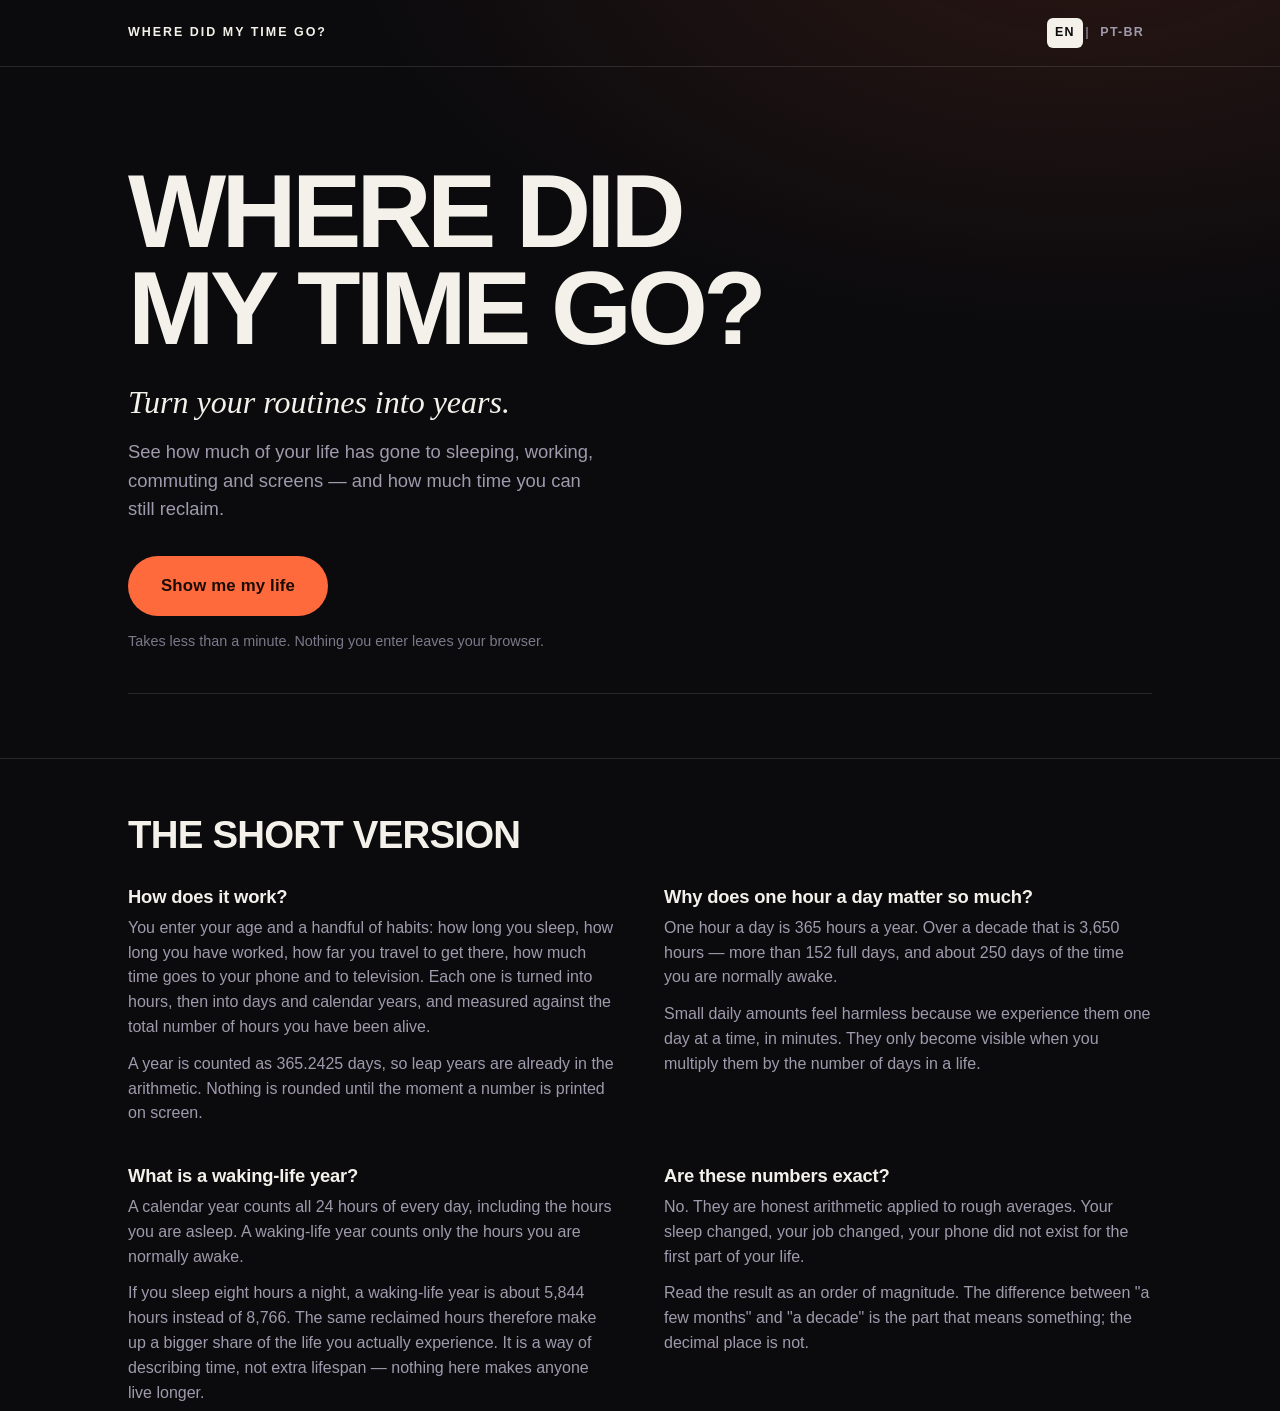
<file: index.html>
<!DOCTYPE html>
<html lang="en" data-page="root">
<head>
<meta charset="utf-8">
<meta name="viewport" content="width=device-width, initial-scale=1">
<title>Where Did My Time Go? — Para Onde Foi Meu Tempo?</title>
<meta name="description" content="Turn sleep, work, commuting and screen time into years. Transforme sono, trabalho, deslocamento e tempo de tela em anos.">
<meta name="theme-color" content="#0b0b0e">

<link rel="canonical" href="https://wdmtg.site/">
<link rel="alternate" hreflang="en" href="https://wdmtg.site/en/">
<link rel="alternate" hreflang="pt-BR" href="https://wdmtg.site/pt-br/">
<link rel="alternate" hreflang="x-default" href="https://wdmtg.site/">

<meta property="og:type" content="website">
<meta property="og:url" content="https://wdmtg.site/">
<meta property="og:title" content="Where Did My Time Go?">
<meta property="og:description" content="Turn your routines into years.">

<link rel="stylesheet" href="./assets/styles.css">
<link rel="icon" href="data:image/svg+xml,%3Csvg xmlns='http://www.w3.org/2000/svg' viewBox='0 0 100 100'%3E%3Crect width='100' height='100' rx='22' fill='%230b0b0e'/%3E%3Ccircle cx='50' cy='50' r='30' fill='none' stroke='%23ff6a3d' stroke-width='7'/%3E%3Cpath d='M50 30v22l14 9' stroke='%23f4f1ea' stroke-width='7' fill='none' stroke-linecap='round'/%3E%3C/svg%3E">

<!-- Google AdSense -->
<script async src="https://pagead2.googlesyndication.com/pagead/js/adsbygoogle.js?client=ca-pub-9468948964012627"
     crossorigin="anonymous"></script>

<script defer src="./assets/language.js"></script>
</head>

<body>
<main class="redirect-page">
  <div>
    <h1 class="redirect-title">Where did my time go?</h1>
    <p class="redirect-status" id="redirect-status" role="status" aria-live="polite">
      Choosing your language… / Escolhendo seu idioma…
    </p>
    <nav class="redirect-links" aria-label="Language / Idioma">
      <a class="btn btn-ghost" href="./en/" hreflang="en" lang="en">English</a>
      <a class="btn btn-ghost" href="./pt-br/" hreflang="pt-BR" lang="pt-BR">Português do Brasil</a>
    </nav>
    <noscript>
      <p class="redirect-status">Pick a language above. / Escolha um idioma acima.</p>
    </noscript>
  </div>
</main>
</body>
</html>
</file>
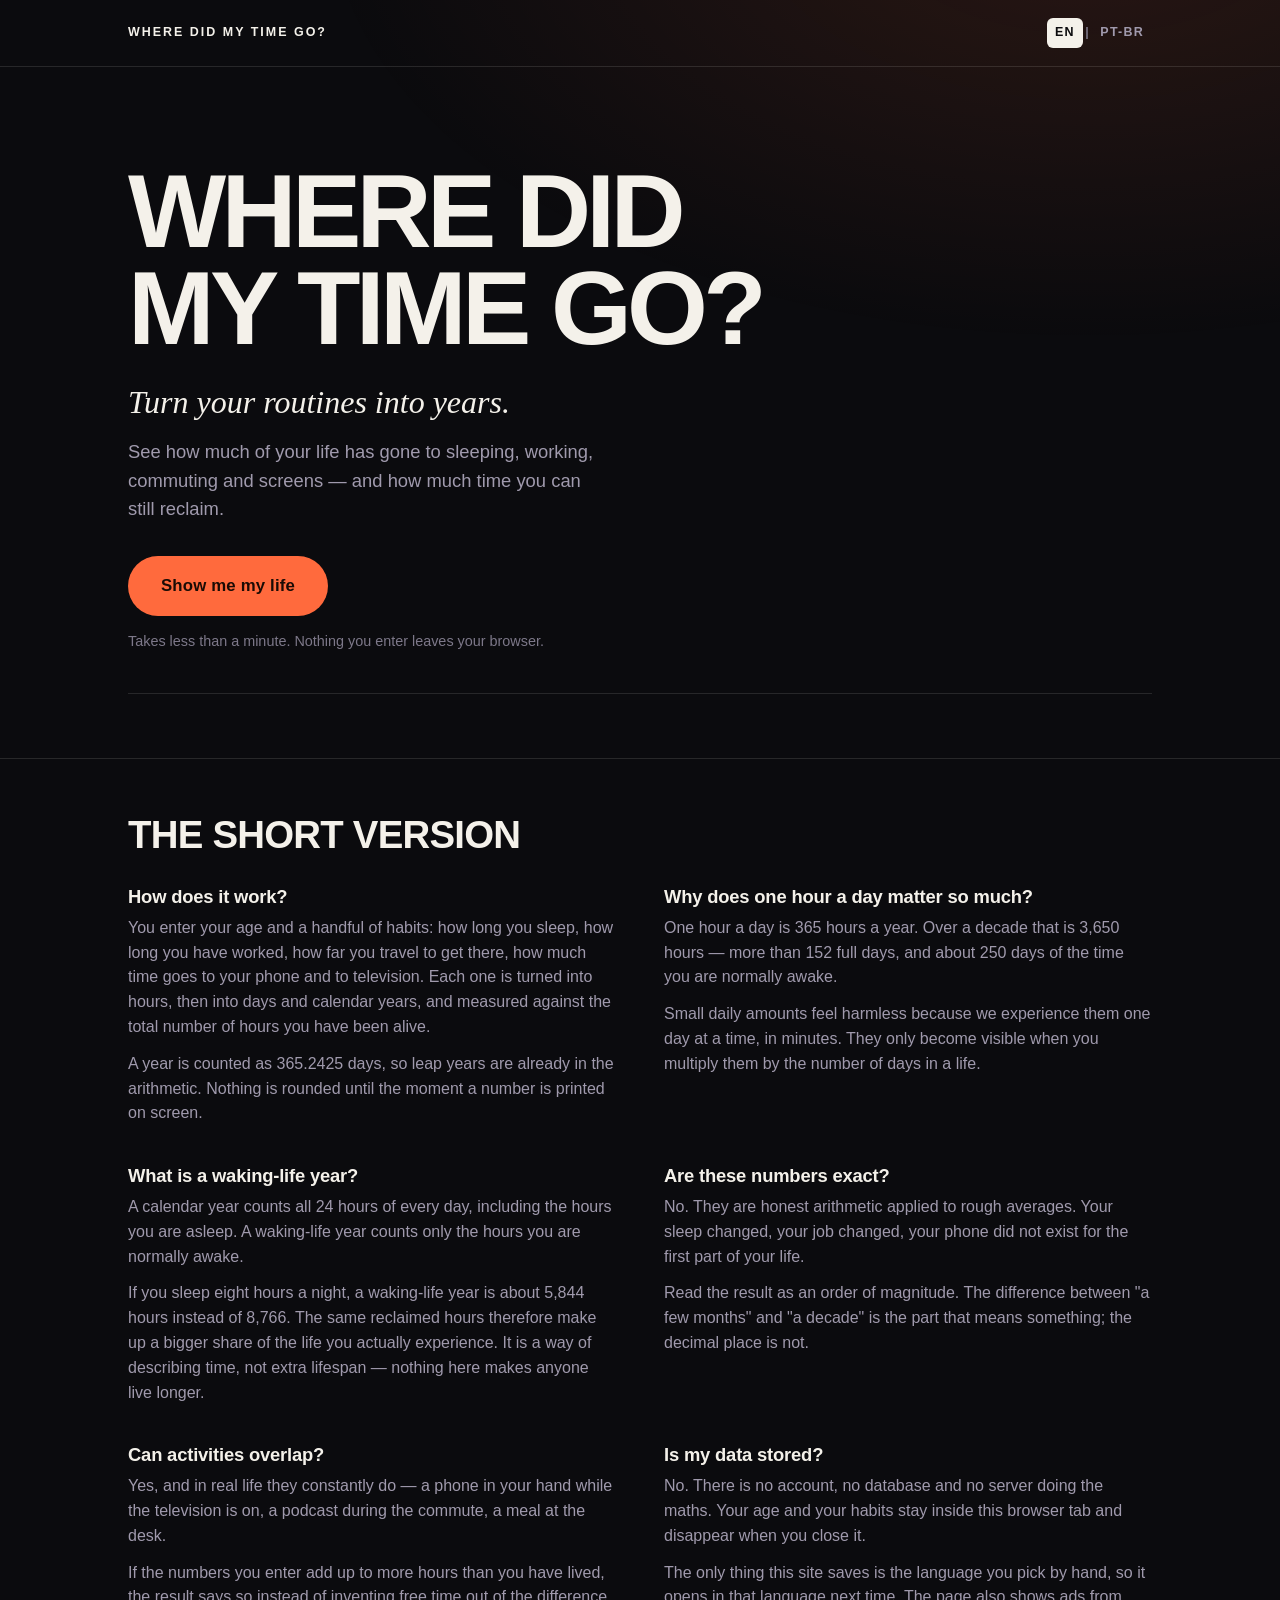
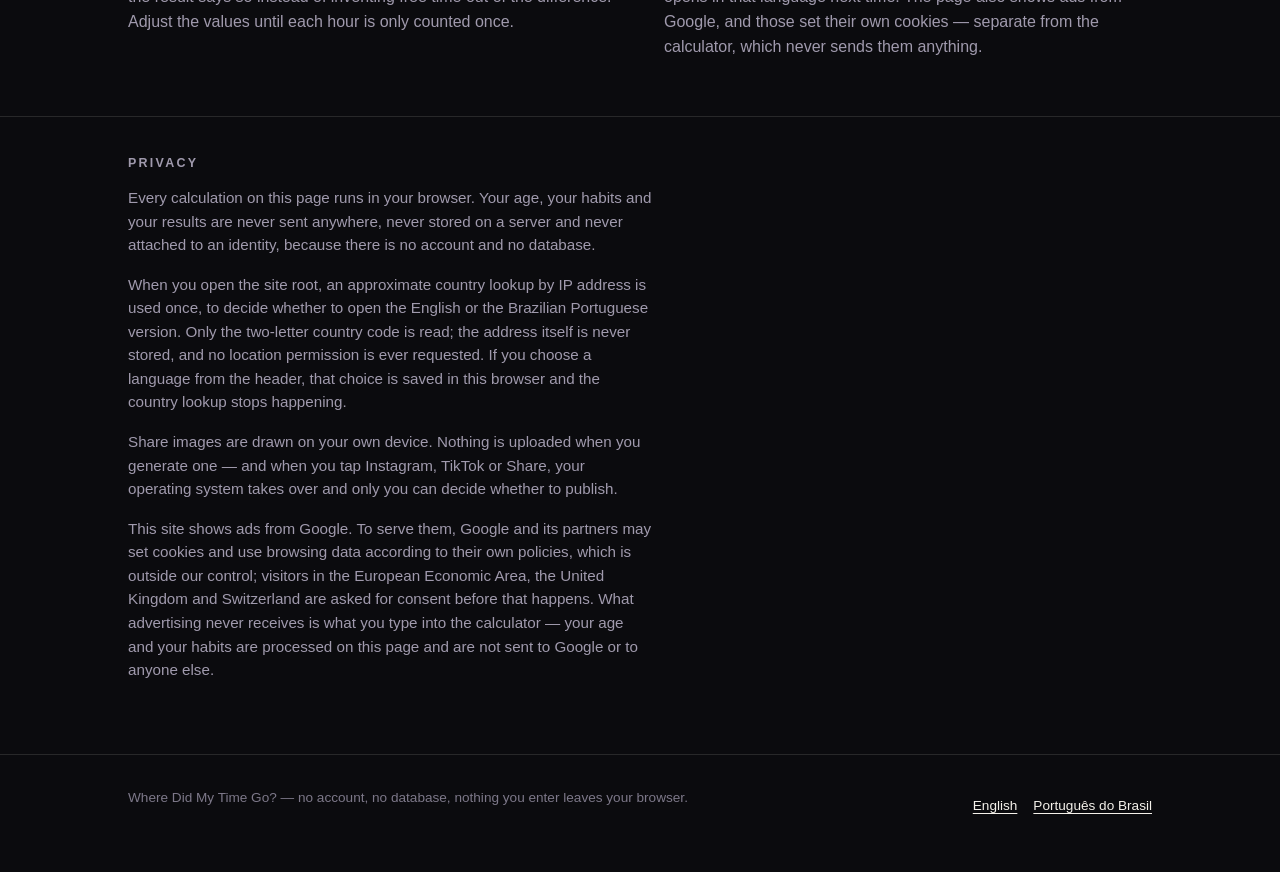
<file: en/index.html>
<!DOCTYPE html>
<html lang="en" data-page="app">
<head>
<meta charset="utf-8">
<meta name="viewport" content="width=device-width, initial-scale=1">
<title>Where Did My Time Go? — See Your Life in Years</title>
<meta name="description" content="Turn sleep, work, commuting and screen time into years. See where your time went — and how much you could still reclaim.">
<meta name="theme-color" content="#0b0b0e">
<meta name="robots" content="index, follow">

<link rel="canonical" href="https://wdmtg.site/en/">
<link rel="alternate" hreflang="en" href="https://wdmtg.site/en/">
<link rel="alternate" hreflang="pt-BR" href="https://wdmtg.site/pt-br/">
<link rel="alternate" hreflang="x-default" href="https://wdmtg.site/">

<meta property="og:type" content="website">
<meta property="og:site_name" content="Where Did My Time Go?">
<meta property="og:locale" content="en_US">
<meta property="og:locale:alternate" content="pt_BR">
<meta property="og:url" content="https://wdmtg.site/en/">
<meta property="og:title" content="Where Did My Time Go? — See Your Life in Years">
<meta property="og:description" content="Turn sleep, work, commuting and screen time into years. See where your time went — and how much you could still reclaim.">

<meta name="twitter:card" content="summary">
<meta name="twitter:title" content="Where Did My Time Go? — See Your Life in Years">
<meta name="twitter:description" content="Turn sleep, work, commuting and screen time into years. See where your time went — and how much you could still reclaim.">

<link rel="stylesheet" href="../assets/styles.css">
<link rel="icon" href="data:image/svg+xml,%3Csvg xmlns='http://www.w3.org/2000/svg' viewBox='0 0 100 100'%3E%3Crect width='100' height='100' rx='22' fill='%230b0b0e'/%3E%3Ccircle cx='50' cy='50' r='30' fill='none' stroke='%23ff6a3d' stroke-width='7'/%3E%3Cpath d='M50 30v22l14 9' stroke='%23f4f1ea' stroke-width='7' fill='none' stroke-linecap='round'/%3E%3C/svg%3E">

<!-- Google AdSense -->
<script async src="https://pagead2.googlesyndication.com/pagead/js/adsbygoogle.js?client=ca-pub-9468948964012627"
     crossorigin="anonymous"></script>

<script defer src="../assets/language.js"></script>
<script defer src="../assets/app.js"></script>
<script defer src="../assets/share.js"></script>
</head>

<body>
<a class="skip-link" href="#main">Skip to the calculator</a>

<header class="site-header">
  <div class="wrap">
    <a class="brand" href="../">Where Did My Time Go?</a>
    <nav class="lang-switch" aria-label="Language">
      <a href="../en/" data-lang-switch="en" lang="en">EN</a>
      <span class="lang-sep" aria-hidden="true">|</span>
      <a href="../pt-br/" data-lang-switch="pt-BR" lang="pt-BR">PT-BR</a>
    </nav>
  </div>
</header>

<main id="main">

  <section class="hero">
    <div class="wrap">
      <h1 class="hero-title">Where did my time go?</h1>
      <p class="hero-lede">Turn your routines into years.</p>
      <p class="hero-sub">See how much of your life has gone to sleeping, working, commuting and screens — and how much time you can still reclaim.</p>
      <button type="button" class="btn btn-primary btn-lg" id="start-cta">Show me my life</button>
      <p class="hero-helper">Takes less than a minute. Nothing you enter leaves your browser.</p>
      <noscript>
        <p class="hero-helper">This calculator needs JavaScript. Everything below still explains how the numbers work.</p>
      </noscript>
      <hr class="hero-rule">
    </div>
  </section>

  <section class="calculator wrap" id="calculator" aria-label="Time calculator" hidden></section>

  <section class="result" id="result" aria-labelledby="result-title" hidden></section>

  <section class="reclaim" id="reclaim" aria-labelledby="reclaim-title" hidden></section>

  <section class="share" id="share" aria-labelledby="share-title" hidden></section>

  <section class="editorial">
    <div class="wrap">
      <h2>The short version</h2>
      <div class="faq">

        <article>
          <h3>How does it work?</h3>
          <p>You enter your age and a handful of habits: how long you sleep, how long you have worked, how far you travel to get there, how much time goes to your phone and to television. Each one is turned into hours, then into days and calendar years, and measured against the total number of hours you have been alive.</p>
          <p>A year is counted as 365.2425 days, so leap years are already in the arithmetic. Nothing is rounded until the moment a number is printed on screen.</p>
        </article>

        <article>
          <h3>Why does one hour a day matter so much?</h3>
          <p>One hour a day is 365 hours a year. Over a decade that is 3,650 hours — more than 152 full days, and about 250 days of the time you are normally awake.</p>
          <p>Small daily amounts feel harmless because we experience them one day at a time, in minutes. They only become visible when you multiply them by the number of days in a life.</p>
        </article>

        <article>
          <h3>What is a waking-life year?</h3>
          <p>A calendar year counts all 24 hours of every day, including the hours you are asleep. A waking-life year counts only the hours you are normally awake.</p>
          <p>If you sleep eight hours a night, a waking-life year is about 5,844 hours instead of 8,766. The same reclaimed hours therefore make up a bigger share of the life you actually experience. It is a way of describing time, not extra lifespan — nothing here makes anyone live longer.</p>
        </article>

        <article>
          <h3>Are these numbers exact?</h3>
          <p>No. They are honest arithmetic applied to rough averages. Your sleep changed, your job changed, your phone did not exist for the first part of your life.</p>
          <p>Read the result as an order of magnitude. The difference between "a few months" and "a decade" is the part that means something; the decimal place is not.</p>
        </article>

        <article>
          <h3>Can activities overlap?</h3>
          <p>Yes, and in real life they constantly do — a phone in your hand while the television is on, a podcast during the commute, a meal at the desk.</p>
          <p>If the numbers you enter add up to more hours than you have lived, the result says so instead of inventing free time out of the difference. Adjust the values until each hour is only counted once.</p>
        </article>

        <article>
          <h3>Is my data stored?</h3>
          <p>No. There is no account, no database and no server doing the maths. Your age and your habits stay inside this browser tab and disappear when you close it.</p>
          <p>The only thing this site saves is the language you pick by hand, so it opens in that language next time. The page also shows ads from Google, and those set their own cookies — separate from the calculator, which never sends them anything.</p>
        </article>

      </div>
    </div>
  </section>

  <section class="privacy">
    <div class="wrap">
      <h2>Privacy</h2>
      <p>Every calculation on this page runs in your browser. Your age, your habits and your results are never sent anywhere, never stored on a server and never attached to an identity, because there is no account and no database.</p>
      <p>When you open the site root, an approximate country lookup by IP address is used once, to decide whether to open the English or the Brazilian Portuguese version. Only the two-letter country code is read; the address itself is never stored, and no location permission is ever requested. If you choose a language from the header, that choice is saved in this browser and the country lookup stops happening.</p>
      <p>Share images are drawn on your own device. Nothing is uploaded when you generate one — and when you tap Instagram, TikTok or Share, your operating system takes over and only you can decide whether to publish.</p>
      <p>This site shows ads from Google. To serve them, Google and its partners may set cookies and use browsing data according to their own policies, which is outside our control; visitors in the European Economic Area, the United Kingdom and Switzerland are asked for consent before that happens. What advertising never receives is what you type into the calculator — your age and your habits are processed on this page and are not sent to Google or to anyone else.</p>
    </div>
  </section>

</main>

<footer class="site-footer">
  <div class="wrap">
    <p>Where Did My Time Go? — no account, no database, nothing you enter leaves your browser.</p>
    <nav class="footer-langs" aria-label="Language">
      <a href="../en/" data-lang-switch="en" lang="en">English</a>
      <a href="../pt-br/" data-lang-switch="pt-BR" lang="pt-BR">Português do Brasil</a>
    </nav>
  </div>
</footer>

<script type="application/ld+json">
{
  "@context": "https://schema.org",
  "@type": "FAQPage",
  "inLanguage": "en",
  "mainEntity": [
    {
      "@type": "Question",
      "name": "How does it work?",
      "acceptedAnswer": {
        "@type": "Answer",
        "text": "You enter your age and a handful of habits: sleep, work, commuting, phone and television. Each one is turned into hours, then into days and calendar years, and measured against the total hours you have been alive. A year counts as 365.2425 days, so leap years are included."
      }
    },
    {
      "@type": "Question",
      "name": "Why does one hour a day matter so much?",
      "acceptedAnswer": {
        "@type": "Answer",
        "text": "One hour a day is 365 hours a year. Over a decade that is 3,650 hours — more than 152 full days, and about 250 days of the time you are normally awake."
      }
    },
    {
      "@type": "Question",
      "name": "What is a waking-life year?",
      "acceptedAnswer": {
        "@type": "Answer",
        "text": "A calendar year counts all 24 hours of every day. A waking-life year counts only the hours you are normally awake — about 5,844 hours if you sleep eight hours a night. It is a way of describing reclaimed time, not extra lifespan."
      }
    },
    {
      "@type": "Question",
      "name": "Are these numbers exact?",
      "acceptedAnswer": {
        "@type": "Answer",
        "text": "No. They are honest arithmetic applied to rough averages. Read the result as an order of magnitude rather than a precise measurement."
      }
    },
    {
      "@type": "Question",
      "name": "Can activities overlap?",
      "acceptedAnswer": {
        "@type": "Answer",
        "text": "Yes. If the values you enter add up to more hours than you have lived, the result says so instead of inventing free time out of the difference."
      }
    },
    {
      "@type": "Question",
      "name": "Is my data stored?",
      "acceptedAnswer": {
        "@type": "Answer",
        "text": "No. There is no account, no database and no server. Your age and habits stay in the browser tab. The only thing this site saves is the language you choose by hand. The page shows ads from Google, which set their own cookies, separate from the calculator."
      }
    }
  ]
}
</script>

</body>
</html>
</file>
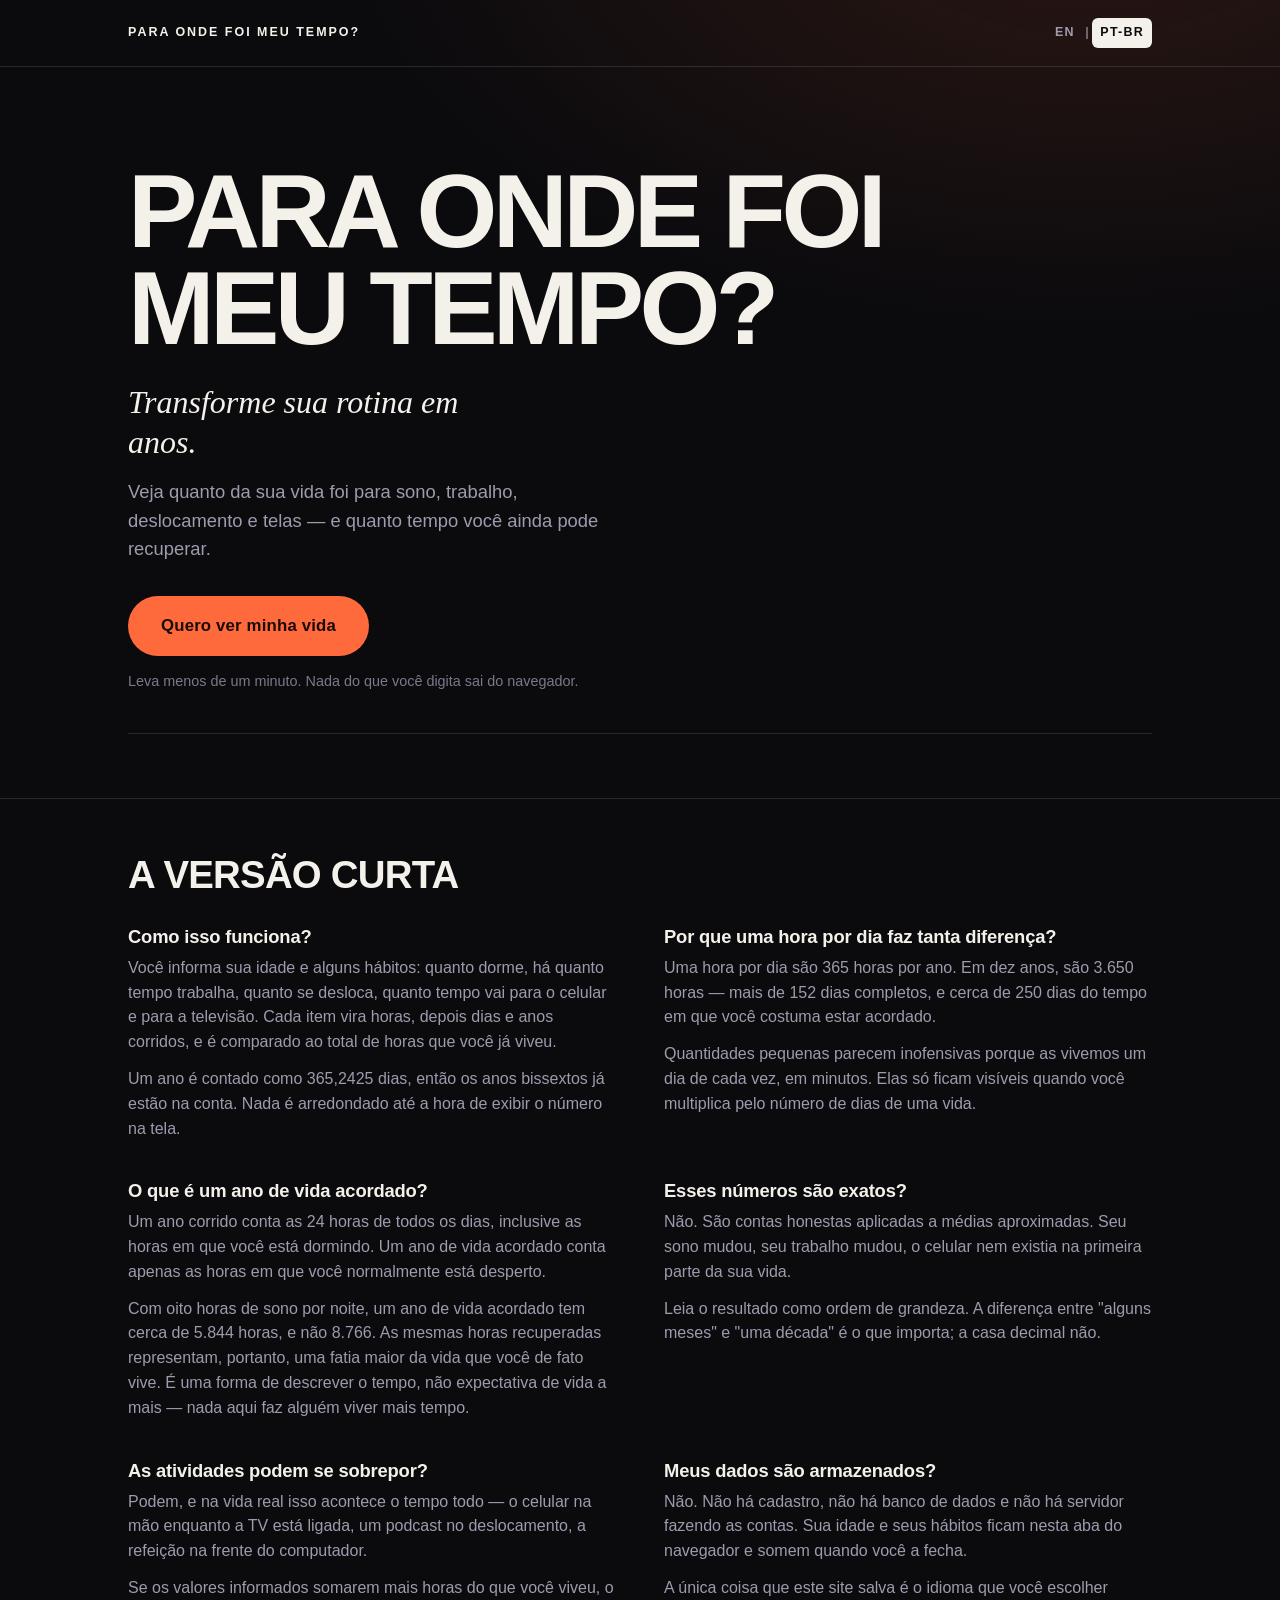
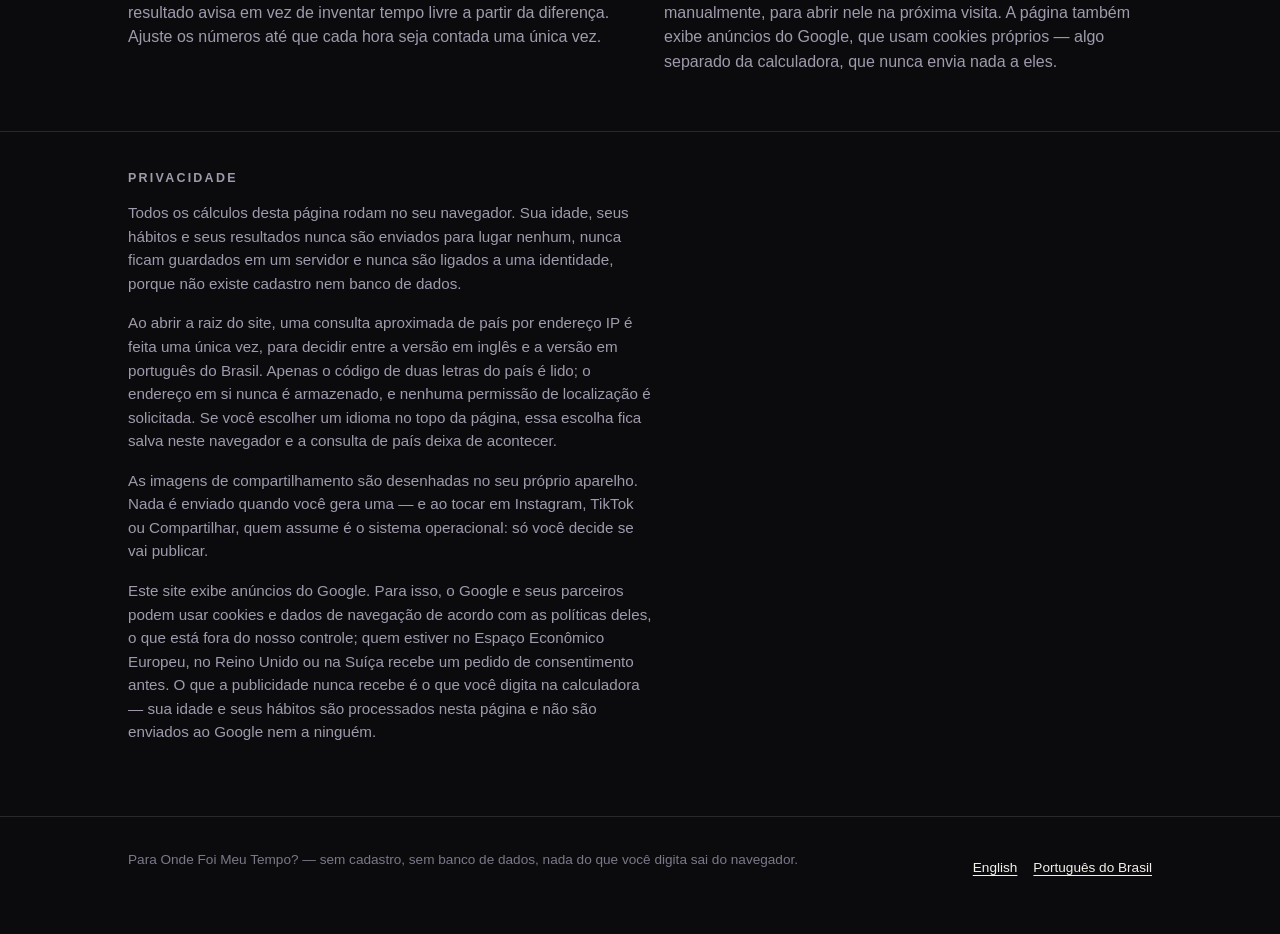
<file: pt-br/index.html>
<!DOCTYPE html>
<html lang="pt-BR" data-page="app">
<head>
<meta charset="utf-8">
<meta name="viewport" content="width=device-width, initial-scale=1">
<title>Para Onde Foi Meu Tempo? — Veja Sua Vida em Anos</title>
<meta name="description" content="Transforme sono, trabalho, deslocamento e tempo de tela em anos. Descubra para onde foi seu tempo e quanto ainda pode recuperar.">
<meta name="theme-color" content="#0b0b0e">
<meta name="robots" content="index, follow">

<link rel="canonical" href="https://wdmtg.site/pt-br/">
<link rel="alternate" hreflang="en" href="https://wdmtg.site/en/">
<link rel="alternate" hreflang="pt-BR" href="https://wdmtg.site/pt-br/">
<link rel="alternate" hreflang="x-default" href="https://wdmtg.site/">

<meta property="og:type" content="website">
<meta property="og:site_name" content="Para Onde Foi Meu Tempo?">
<meta property="og:locale" content="pt_BR">
<meta property="og:locale:alternate" content="en_US">
<meta property="og:url" content="https://wdmtg.site/pt-br/">
<meta property="og:title" content="Para Onde Foi Meu Tempo? — Veja Sua Vida em Anos">
<meta property="og:description" content="Transforme sono, trabalho, deslocamento e tempo de tela em anos. Descubra para onde foi seu tempo e quanto ainda pode recuperar.">

<meta name="twitter:card" content="summary">
<meta name="twitter:title" content="Para Onde Foi Meu Tempo? — Veja Sua Vida em Anos">
<meta name="twitter:description" content="Transforme sono, trabalho, deslocamento e tempo de tela em anos. Descubra para onde foi seu tempo e quanto ainda pode recuperar.">

<link rel="stylesheet" href="../assets/styles.css">
<link rel="icon" href="data:image/svg+xml,%3Csvg xmlns='http://www.w3.org/2000/svg' viewBox='0 0 100 100'%3E%3Crect width='100' height='100' rx='22' fill='%230b0b0e'/%3E%3Ccircle cx='50' cy='50' r='30' fill='none' stroke='%23ff6a3d' stroke-width='7'/%3E%3Cpath d='M50 30v22l14 9' stroke='%23f4f1ea' stroke-width='7' fill='none' stroke-linecap='round'/%3E%3C/svg%3E">

<!-- Google AdSense -->
<script async src="https://pagead2.googlesyndication.com/pagead/js/adsbygoogle.js?client=ca-pub-9468948964012627"
     crossorigin="anonymous"></script>

<script defer src="../assets/language.js"></script>
<script defer src="../assets/app.js"></script>
<script defer src="../assets/share.js"></script>
</head>

<body>
<a class="skip-link" href="#main">Ir para a calculadora</a>

<header class="site-header">
  <div class="wrap">
    <a class="brand" href="../">Para Onde Foi Meu Tempo?</a>
    <nav class="lang-switch" aria-label="Idioma">
      <a href="../en/" data-lang-switch="en" lang="en">EN</a>
      <span class="lang-sep" aria-hidden="true">|</span>
      <a href="../pt-br/" data-lang-switch="pt-BR" lang="pt-BR">PT-BR</a>
    </nav>
  </div>
</header>

<main id="main">

  <section class="hero">
    <div class="wrap">
      <h1 class="hero-title">Para onde foi meu tempo?</h1>
      <p class="hero-lede">Transforme sua rotina em anos.</p>
      <p class="hero-sub">Veja quanto da sua vida foi para sono, trabalho, deslocamento e telas — e quanto tempo você ainda pode recuperar.</p>
      <button type="button" class="btn btn-primary btn-lg" id="start-cta">Quero ver minha vida</button>
      <p class="hero-helper">Leva menos de um minuto. Nada do que você digita sai do navegador.</p>
      <noscript>
        <p class="hero-helper">A calculadora precisa de JavaScript. O texto abaixo continua explicando como as contas funcionam.</p>
      </noscript>
      <hr class="hero-rule">
    </div>
  </section>

  <section class="calculator wrap" id="calculator" aria-label="Calculadora de tempo" hidden></section>

  <section class="result" id="result" aria-labelledby="result-title" hidden></section>

  <section class="reclaim" id="reclaim" aria-labelledby="reclaim-title" hidden></section>

  <section class="share" id="share" aria-labelledby="share-title" hidden></section>

  <section class="editorial">
    <div class="wrap">
      <h2>A versão curta</h2>
      <div class="faq">

        <article>
          <h3>Como isso funciona?</h3>
          <p>Você informa sua idade e alguns hábitos: quanto dorme, há quanto tempo trabalha, quanto se desloca, quanto tempo vai para o celular e para a televisão. Cada item vira horas, depois dias e anos corridos, e é comparado ao total de horas que você já viveu.</p>
          <p>Um ano é contado como 365,2425 dias, então os anos bissextos já estão na conta. Nada é arredondado até a hora de exibir o número na tela.</p>
        </article>

        <article>
          <h3>Por que uma hora por dia faz tanta diferença?</h3>
          <p>Uma hora por dia são 365 horas por ano. Em dez anos, são 3.650 horas — mais de 152 dias completos, e cerca de 250 dias do tempo em que você costuma estar acordado.</p>
          <p>Quantidades pequenas parecem inofensivas porque as vivemos um dia de cada vez, em minutos. Elas só ficam visíveis quando você multiplica pelo número de dias de uma vida.</p>
        </article>

        <article>
          <h3>O que é um ano de vida acordado?</h3>
          <p>Um ano corrido conta as 24 horas de todos os dias, inclusive as horas em que você está dormindo. Um ano de vida acordado conta apenas as horas em que você normalmente está desperto.</p>
          <p>Com oito horas de sono por noite, um ano de vida acordado tem cerca de 5.844 horas, e não 8.766. As mesmas horas recuperadas representam, portanto, uma fatia maior da vida que você de fato vive. É uma forma de descrever o tempo, não expectativa de vida a mais — nada aqui faz alguém viver mais tempo.</p>
        </article>

        <article>
          <h3>Esses números são exatos?</h3>
          <p>Não. São contas honestas aplicadas a médias aproximadas. Seu sono mudou, seu trabalho mudou, o celular nem existia na primeira parte da sua vida.</p>
          <p>Leia o resultado como ordem de grandeza. A diferença entre "alguns meses" e "uma década" é o que importa; a casa decimal não.</p>
        </article>

        <article>
          <h3>As atividades podem se sobrepor?</h3>
          <p>Podem, e na vida real isso acontece o tempo todo — o celular na mão enquanto a TV está ligada, um podcast no deslocamento, a refeição na frente do computador.</p>
          <p>Se os valores informados somarem mais horas do que você viveu, o resultado avisa em vez de inventar tempo livre a partir da diferença. Ajuste os números até que cada hora seja contada uma única vez.</p>
        </article>

        <article>
          <h3>Meus dados são armazenados?</h3>
          <p>Não. Não há cadastro, não há banco de dados e não há servidor fazendo as contas. Sua idade e seus hábitos ficam nesta aba do navegador e somem quando você a fecha.</p>
          <p>A única coisa que este site salva é o idioma que você escolher manualmente, para abrir nele na próxima visita. A página também exibe anúncios do Google, que usam cookies próprios — algo separado da calculadora, que nunca envia nada a eles.</p>
        </article>

      </div>
    </div>
  </section>

  <section class="privacy">
    <div class="wrap">
      <h2>Privacidade</h2>
      <p>Todos os cálculos desta página rodam no seu navegador. Sua idade, seus hábitos e seus resultados nunca são enviados para lugar nenhum, nunca ficam guardados em um servidor e nunca são ligados a uma identidade, porque não existe cadastro nem banco de dados.</p>
      <p>Ao abrir a raiz do site, uma consulta aproximada de país por endereço IP é feita uma única vez, para decidir entre a versão em inglês e a versão em português do Brasil. Apenas o código de duas letras do país é lido; o endereço em si nunca é armazenado, e nenhuma permissão de localização é solicitada. Se você escolher um idioma no topo da página, essa escolha fica salva neste navegador e a consulta de país deixa de acontecer.</p>
      <p>As imagens de compartilhamento são desenhadas no seu próprio aparelho. Nada é enviado quando você gera uma — e ao tocar em Instagram, TikTok ou Compartilhar, quem assume é o sistema operacional: só você decide se vai publicar.</p>
      <p>Este site exibe anúncios do Google. Para isso, o Google e seus parceiros podem usar cookies e dados de navegação de acordo com as políticas deles, o que está fora do nosso controle; quem estiver no Espaço Econômico Europeu, no Reino Unido ou na Suíça recebe um pedido de consentimento antes. O que a publicidade nunca recebe é o que você digita na calculadora — sua idade e seus hábitos são processados nesta página e não são enviados ao Google nem a ninguém.</p>
    </div>
  </section>

</main>

<footer class="site-footer">
  <div class="wrap">
    <p>Para Onde Foi Meu Tempo? — sem cadastro, sem banco de dados, nada do que você digita sai do navegador.</p>
    <nav class="footer-langs" aria-label="Idioma">
      <a href="../en/" data-lang-switch="en" lang="en">English</a>
      <a href="../pt-br/" data-lang-switch="pt-BR" lang="pt-BR">Português do Brasil</a>
    </nav>
  </div>
</footer>

<script type="application/ld+json">
{
  "@context": "https://schema.org",
  "@type": "FAQPage",
  "inLanguage": "pt-BR",
  "mainEntity": [
    {
      "@type": "Question",
      "name": "Como isso funciona?",
      "acceptedAnswer": {
        "@type": "Answer",
        "text": "Você informa sua idade e alguns hábitos: sono, trabalho, deslocamento, celular e televisão. Cada item vira horas, depois dias e anos corridos, e é comparado ao total de horas que você já viveu. Um ano conta como 365,2425 dias, então os anos bissextos estão incluídos."
      }
    },
    {
      "@type": "Question",
      "name": "Por que uma hora por dia faz tanta diferença?",
      "acceptedAnswer": {
        "@type": "Answer",
        "text": "Uma hora por dia são 365 horas por ano. Em dez anos, 3.650 horas — mais de 152 dias completos, e cerca de 250 dias do tempo em que você costuma estar acordado."
      }
    },
    {
      "@type": "Question",
      "name": "O que é um ano de vida acordado?",
      "acceptedAnswer": {
        "@type": "Answer",
        "text": "Um ano corrido conta as 24 horas de todos os dias. Um ano de vida acordado conta apenas as horas em que você normalmente está desperto — cerca de 5.844 horas com oito horas de sono por noite. É uma forma de descrever o tempo recuperado, não expectativa de vida a mais."
      }
    },
    {
      "@type": "Question",
      "name": "Esses números são exatos?",
      "acceptedAnswer": {
        "@type": "Answer",
        "text": "Não. São contas honestas aplicadas a médias aproximadas. Leia o resultado como ordem de grandeza, e não como uma medição precisa."
      }
    },
    {
      "@type": "Question",
      "name": "As atividades podem se sobrepor?",
      "acceptedAnswer": {
        "@type": "Answer",
        "text": "Podem. Se os valores informados somarem mais horas do que você viveu, o resultado avisa em vez de inventar tempo livre a partir da diferença."
      }
    },
    {
      "@type": "Question",
      "name": "Meus dados são armazenados?",
      "acceptedAnswer": {
        "@type": "Answer",
        "text": "Não. Não há cadastro, banco de dados nem servidor. Sua idade e seus hábitos ficam na aba do navegador. A única coisa que este site salva é o idioma escolhido manualmente. A página exibe anúncios do Google, que usam cookies próprios, separados da calculadora."
      }
    }
  ]
}
</script>

</body>
</html>
</file>
<file: assets/styles.css>
/*
 * styles.css — one stylesheet for the root redirector and both language pages.
 * Mobile first. Typography does the work; colour is never the only signal.
 */

/* ------------------------------------------------------------------ *
 * Tokens
 * ------------------------------------------------------------------ */

:root {
  color-scheme: dark;

  --ink: #0b0b0e;
  --ink-2: #101017;
  --surface: #15151d;
  --surface-2: #1c1c26;
  --line: rgba(244, 241, 234, 0.12);
  --line-strong: rgba(244, 241, 234, 0.24);

  --paper: #f4f1ea;
  --muted: #a09aad;
  --muted-2: #7d7889;

  --accent: #ff6a3d;
  --accent-soft: rgba(255, 106, 61, 0.14);
  --warn: #ffce4f;

  --font-sans: "Helvetica Neue", Helvetica, -apple-system, BlinkMacSystemFont, "Segoe UI",
    Roboto, Arial, sans-serif;
  --font-serif: ui-serif, Georgia, "Times New Roman", serif;

  --radius: 14px;
  --radius-lg: 22px;

  --wrap: 68rem;
  --gutter: 1.25rem;
}

*,
*::before,
*::after {
  box-sizing: border-box;
}

html {
  -webkit-text-size-adjust: 100%;
}

body {
  margin: 0;
  background: var(--ink);
  color: var(--paper);
  font-family: var(--font-sans);
  font-size: 1rem;
  line-height: 1.55;
  overflow-x: hidden;
  text-rendering: optimizeLegibility;
  -webkit-font-smoothing: antialiased;
}

body::before {
  /* one soft light source, top right */
  content: "";
  position: fixed;
  inset: 0;
  pointer-events: none;
  background: radial-gradient(80rem 45rem at 85% -10%, rgba(255, 106, 61, 0.13), transparent 60%);
  z-index: 0;
}

.wrap {
  width: 100%;
  max-width: var(--wrap);
  margin: 0 auto;
  padding: 0 var(--gutter);
  position: relative;
  z-index: 1;
}

h1,
h2,
h3,
h4 {
  margin: 0;
  font-weight: 800;
  letter-spacing: -0.02em;
  line-height: 1.05;
}

p {
  margin: 0 0 1rem;
}

a {
  color: var(--paper);
  text-underline-offset: 0.2em;
}

a:hover {
  color: var(--accent);
}

:focus-visible {
  outline: 3px solid var(--accent);
  outline-offset: 3px;
  border-radius: 4px;
}

.sr-only {
  position: absolute;
  width: 1px;
  height: 1px;
  padding: 0;
  margin: -1px;
  overflow: hidden;
  clip: rect(0 0 0 0);
  clip-path: inset(50%);
  white-space: nowrap;
  border: 0;
}

.skip-link {
  position: absolute;
  left: 0.75rem;
  top: -4rem;
  z-index: 20;
  background: var(--paper);
  color: var(--ink);
  padding: 0.6rem 1rem;
  border-radius: 8px;
  font-weight: 700;
  transition: top 0.15s ease;
}

.skip-link:focus {
  top: 0.75rem;
}

/* ------------------------------------------------------------------ *
 * Header
 * ------------------------------------------------------------------ */

.site-header {
  position: relative;
  z-index: 2;
  padding: 1.1rem 0;
  border-bottom: 1px solid var(--line);
}

.site-header .wrap {
  display: flex;
  align-items: center;
  justify-content: space-between;
  gap: 1rem;
}

.brand {
  font-size: 0.78rem;
  font-weight: 800;
  letter-spacing: 0.16em;
  text-transform: uppercase;
  text-decoration: none;
  color: var(--paper);
}

.brand:hover {
  color: var(--accent);
}

.lang-switch {
  display: flex;
  align-items: center;
  gap: 0.15rem;
  font-size: 0.78rem;
  font-weight: 700;
  letter-spacing: 0.1em;
}

.lang-switch a {
  padding: 0.35rem 0.5rem;
  border-radius: 6px;
  color: var(--muted);
  text-decoration: none;
}

.lang-switch a:hover {
  color: var(--paper);
  background: var(--surface);
}

.lang-switch a[aria-current="true"] {
  color: var(--ink);
  background: var(--paper);
}

.lang-sep {
  color: var(--muted-2);
}

/* ------------------------------------------------------------------ *
 * Buttons
 * ------------------------------------------------------------------ */

.btn {
  display: inline-flex;
  align-items: center;
  justify-content: center;
  gap: 0.5rem;
  min-height: 3rem;
  padding: 0.85rem 1.4rem;
  border: 1px solid transparent;
  border-radius: 999px;
  background: transparent;
  color: var(--paper);
  font: inherit;
  font-weight: 700;
  letter-spacing: 0.01em;
  cursor: pointer;
  transition: background-color 0.15s ease, color 0.15s ease, border-color 0.15s ease,
    transform 0.15s ease;
}

.btn:disabled {
  opacity: 0.4;
  cursor: not-allowed;
}

.btn-primary {
  background: var(--accent);
  color: #1a0b05;
}

.btn-primary:hover:not(:disabled) {
  background: #ff835c;
}

.btn-solid {
  background: var(--paper);
  color: var(--ink);
}

.btn-solid:hover:not(:disabled) {
  background: #fff;
}

.btn-ghost {
  border-color: var(--line-strong);
  color: var(--paper);
}

.btn-ghost:hover:not(:disabled) {
  background: var(--surface-2);
  border-color: var(--paper);
}

.btn-quiet {
  background: var(--surface-2);
  color: var(--paper);
  min-height: 2.6rem;
  padding: 0.6rem 1.1rem;
  font-size: 0.92rem;
}

.btn-quiet:hover:not(:disabled) {
  background: #262633;
}

.btn-lg {
  min-height: 3.5rem;
  padding: 1rem 2rem;
  font-size: 1.05rem;
}

/* ------------------------------------------------------------------ *
 * Hero
 * ------------------------------------------------------------------ */

.hero {
  padding: 3.5rem 0 3rem;
}

.hero-title {
  font-size: clamp(2.6rem, 12vw, 6.5rem);
  line-height: 0.94;
  letter-spacing: -0.045em;
  text-transform: uppercase;
  margin-bottom: 1.5rem;
  text-wrap: balance;
}

.hero-lede {
  font-family: var(--font-serif);
  font-size: clamp(1.35rem, 4.6vw, 2rem);
  line-height: 1.25;
  font-style: italic;
  color: var(--paper);
  margin-bottom: 1rem;
  max-width: 24ch;
}

.hero-sub {
  font-size: 1.05rem;
  color: var(--muted);
  max-width: 46ch;
  margin-bottom: 2rem;
}

.hero-helper {
  margin-top: 0.9rem;
  font-size: 0.9rem;
  color: var(--muted-2);
}

.hero-rule {
  height: 1px;
  background: var(--line);
  margin: 2.5rem 0 0;
  border: 0;
}

/* ------------------------------------------------------------------ *
 * Sections
 * ------------------------------------------------------------------ */

.section {
  padding: 3rem 0;
}

.section-title {
  font-size: clamp(1.9rem, 7vw, 3.4rem);
  text-transform: uppercase;
  letter-spacing: -0.03em;
  margin-bottom: 0.75rem;
  text-wrap: balance;
}

.section-lead {
  color: var(--muted);
  max-width: 52ch;
  margin-bottom: 2rem;
}

.section-kicker {
  font-size: 0.78rem;
  font-weight: 800;
  letter-spacing: 0.18em;
  text-transform: uppercase;
  color: var(--muted);
  margin-bottom: 0.75rem;
}

.section-note {
  color: var(--muted);
  font-size: 0.92rem;
  max-width: 56ch;
}

.section-note-warn {
  color: var(--warn);
}

/* ------------------------------------------------------------------ *
 * Calculator
 * ------------------------------------------------------------------ */

/*
 * .calculator also carries .wrap, so only the block padding may be set here —
 * a shorthand would wipe out the gutter and push the form to the screen edge.
 */
.calculator {
  padding-top: 1rem;
  padding-bottom: 3rem;
}

/* Sections whose contents are rendered by JS get their gutter from the inner
   element, since the section itself carries the full-bleed border. */
.result-inner,
.reclaim-inner,
.share-inner {
  width: 100%;
  max-width: var(--wrap);
  margin: 0 auto;
  padding: 0 var(--gutter);
}

.stepnav {
  display: flex;
  gap: 1.25rem;
  list-style: none;
  margin: 0 0 2rem;
  padding: 0 0 1rem;
  border-bottom: 1px solid var(--line);
  font-size: 0.8rem;
  letter-spacing: 0.08em;
  text-transform: uppercase;
  color: var(--muted-2);
  overflow-x: auto;
}

.stepnav-item {
  display: flex;
  align-items: center;
  gap: 0.45rem;
  white-space: nowrap;
}

.stepnav-num {
  display: inline-grid;
  place-items: center;
  width: 1.5rem;
  height: 1.5rem;
  border-radius: 50%;
  border: 1px solid var(--line-strong);
  font-size: 0.75rem;
  font-weight: 700;
}

.stepnav-item.is-current {
  color: var(--paper);
}

.stepnav-item.is-current .stepnav-num {
  background: var(--accent);
  border-color: var(--accent);
  color: #1a0b05;
}

.stepnav-item.is-done {
  color: var(--muted);
}

.stepnav-item.is-done .stepnav-num {
  background: var(--surface-2);
  border-color: var(--line-strong);
}

.step-title {
  font-size: clamp(1.7rem, 6.5vw, 3rem);
  margin-bottom: 0.6rem;
  text-wrap: balance;
}

.step-help {
  color: var(--muted);
  max-width: 52ch;
  margin-bottom: 2rem;
}

.step-actions {
  display: flex;
  flex-wrap: wrap;
  gap: 0.75rem;
  margin-top: 2rem;
}

/* Fields */

.field {
  display: flex;
  flex-direction: column;
  gap: 0.4rem;
  margin-bottom: 1.1rem;
}

.field label {
  font-size: 0.82rem;
  font-weight: 700;
  letter-spacing: 0.06em;
  text-transform: uppercase;
  color: var(--muted);
}

.field input,
.field select,
.caption-text {
  width: 100%;
  min-height: 3.25rem;
  padding: 0.75rem 0.9rem;
  border: 1px solid var(--line-strong);
  border-radius: var(--radius);
  background: var(--surface);
  color: var(--paper);
  font: inherit;
  font-size: 1.05rem;
  font-variant-numeric: tabular-nums;
}

.field select {
  appearance: none;
  background-image: linear-gradient(45deg, transparent 50%, var(--muted) 50%),
    linear-gradient(135deg, var(--muted) 50%, transparent 50%);
  background-position: calc(100% - 1.15rem) 1.45rem, calc(100% - 0.85rem) 1.45rem;
  background-size: 6px 6px, 6px 6px;
  background-repeat: no-repeat;
  padding-right: 2.5rem;
}

.field input:focus,
.field select:focus,
.caption-text:focus {
  border-color: var(--accent);
}

.field input[aria-invalid="true"] {
  border-color: #ff7a7a;
}

.field-help {
  margin: 0;
  font-size: 0.84rem;
  color: var(--muted-2);
}

.field-error {
  margin: 0;
  font-size: 0.86rem;
  font-weight: 600;
  color: #ff9a9a;
}

.field-error::before {
  content: "▲ ";
  font-size: 0.7em;
}

.field-grid {
  display: grid;
  gap: 0 1rem;
  grid-template-columns: 1fr;
}

.field-wide {
  grid-column: 1 / -1;
}

.age-field {
  max-width: 12rem;
}

.age-field input {
  font-size: 2.5rem;
  font-weight: 800;
  min-height: 4.5rem;
  text-align: center;
  letter-spacing: -0.02em;
}

.link-toggle {
  display: inline-block;
  margin: -0.35rem 0 0;
  padding: 0.5rem 0;
  border: 0;
  background: none;
  color: var(--muted);
  font: inherit;
  font-size: 0.92rem;
  text-decoration: underline;
  text-underline-offset: 0.25em;
  cursor: pointer;
}

.link-toggle:hover {
  color: var(--paper);
}

.link-toggle[aria-expanded="true"] {
  color: var(--paper);
}

.birthdate-field {
  max-width: 18rem;
  margin-top: 0.9rem;
}

.form-status {
  min-height: 1.4rem;
  color: #ff9a9a;
  font-weight: 600;
  font-size: 0.9rem;
}

/* Accordion panels */

.panels {
  display: flex;
  flex-direction: column;
  gap: 0.6rem;
}

.panel {
  border: 1px solid var(--line);
  border-radius: var(--radius-lg);
  background: linear-gradient(180deg, rgba(255, 255, 255, 0.02), transparent);
  overflow: hidden;
}

.panel.is-open {
  border-color: var(--line-strong);
  background: var(--surface);
}

.panel-heading {
  margin: 0;
  font-size: 1rem;
}

.panel-head {
  display: flex;
  align-items: center;
  gap: 0.75rem;
  width: 100%;
  padding: 1.1rem 1.15rem;
  border: 0;
  background: transparent;
  color: var(--paper);
  font: inherit;
  text-align: left;
  cursor: pointer;
}

.panel-emoji {
  font-size: 1.35rem;
  line-height: 1;
}

.panel-title {
  font-weight: 800;
  letter-spacing: -0.01em;
}

.panel-summary {
  margin-left: auto;
  font-size: 0.85rem;
  color: var(--muted);
  font-variant-numeric: tabular-nums;
  text-align: right;
}

.panel-chevron {
  width: 0.6rem;
  height: 0.6rem;
  border-right: 2px solid var(--muted);
  border-bottom: 2px solid var(--muted);
  transform: rotate(45deg);
  transition: transform 0.2s ease;
  flex: none;
}

.panel.is-open .panel-chevron {
  transform: rotate(-135deg);
}

.panel-body {
  padding: 0 1.15rem 1.35rem;
}

.panel-question {
  font-family: var(--font-serif);
  font-size: 1.15rem;
  font-style: italic;
  color: var(--paper);
  margin: 0 0 1.25rem;
}

.panel-note {
  font-size: 0.87rem;
  color: var(--muted-2);
  max-width: 54ch;
  margin-bottom: 1rem;
}

/* Optional activities */

.extras {
  margin-top: 2.5rem;
}

.extras-title {
  font-size: 0.78rem;
  font-weight: 800;
  letter-spacing: 0.18em;
  text-transform: uppercase;
  color: var(--muted);
  margin-bottom: 1rem;
}

.activities {
  display: flex;
  flex-direction: column;
  gap: 0.75rem;
  margin-bottom: 1rem;
}

.activity {
  border: 1px solid var(--line);
  border-radius: var(--radius-lg);
  background: var(--surface);
  padding: 1rem 1.15rem 0.4rem;
}

.activity-head {
  display: flex;
  align-items: flex-end;
  gap: 0.75rem;
}

.activity-emoji {
  font-size: 1.5rem;
  line-height: 2.6rem;
}

.field-name {
  flex: 1;
}

.activity-remove {
  flex: none;
  width: 2.6rem;
  height: 2.6rem;
  margin-bottom: 1.1rem;
  border: 1px solid var(--line-strong);
  border-radius: 50%;
  background: transparent;
  color: var(--muted);
  font-size: 1.3rem;
  line-height: 1;
  cursor: pointer;
}

.activity-remove:hover {
  color: var(--paper);
  border-color: var(--paper);
}

.activity-picker {
  margin-top: 1rem;
  padding: 1rem;
  border: 1px dashed var(--line-strong);
  border-radius: var(--radius-lg);
}

.activity-picker-hint {
  font-size: 0.85rem;
  color: var(--muted);
  margin-bottom: 0.75rem;
}

.chips {
  display: flex;
  flex-wrap: wrap;
  gap: 0.5rem;
}

.chip {
  padding: 0.6rem 1rem;
  border: 1px solid var(--line-strong);
  border-radius: 999px;
  background: transparent;
  color: var(--paper);
  font: inherit;
  font-size: 0.92rem;
  cursor: pointer;
}

.chip:hover {
  background: var(--surface-2);
  border-color: var(--paper);
}

.chips-radio {
  gap: 0.5rem;
}

.chip-radio input {
  position: absolute;
  opacity: 0;
  width: 1px;
  height: 1px;
}

.chip-radio label {
  display: inline-block;
  padding: 0.6rem 1rem;
  border: 1px solid var(--line-strong);
  border-radius: 999px;
  font-size: 0.92rem;
  font-weight: 600;
  cursor: pointer;
  text-transform: none;
  letter-spacing: 0;
  color: var(--paper);
}

.chip-radio input:checked + label {
  background: var(--paper);
  border-color: var(--paper);
  color: var(--ink);
}

.chip-radio input:focus-visible + label {
  outline: 3px solid var(--accent);
  outline-offset: 3px;
}

/* ------------------------------------------------------------------ *
 * Result
 * ------------------------------------------------------------------ */

.result {
  padding: 2rem 0 3rem;
  border-top: 1px solid var(--line);
}

.result-hero {
  padding: 1.5rem 0 2.5rem;
}

.result-hero-title {
  font-size: clamp(2.1rem, 8.5vw, 4.6rem);
  line-height: 0.98;
  letter-spacing: -0.04em;
  margin-bottom: 1.5rem;
  text-wrap: balance;
}

.result-hero-sub {
  color: var(--muted);
  font-size: 0.95rem;
  letter-spacing: 0.06em;
  text-transform: uppercase;
  margin-bottom: 1.25rem;
}

.bignums {
  display: grid;
  grid-template-columns: repeat(2, minmax(0, 1fr));
  gap: 1.5rem;
  margin: 0;
}

.bignum-value {
  margin: 0;
  font-size: clamp(2.2rem, 9vw, 4rem);
  font-weight: 800;
  letter-spacing: -0.04em;
  font-variant-numeric: tabular-nums;
  line-height: 1;
}

.bignum-label {
  font-size: 0.8rem;
  letter-spacing: 0.16em;
  text-transform: uppercase;
  color: var(--muted);
  margin-top: 0.35rem;
}

/* Life bar */

.lifebar-block {
  margin: 2.5rem 0 3rem;
}

.lifebar {
  display: flex;
  width: 100%;
  height: 5.5rem;
  margin: 1.25rem 0 0.75rem;
  padding: 0;
  list-style: none;
  border-radius: var(--radius);
  overflow: hidden;
  background: var(--surface);
  border: 1px solid var(--line);
}

.lifebar-item {
  width: var(--w);
  min-width: 2px;
  display: flex;
}

.lifebar-seg {
  flex: 1;
  border: 0;
  padding: 0;
  cursor: pointer;
  background-color: var(--c);
  position: relative;
  transition: filter 0.15s ease;
}

.lifebar-seg:hover,
.lifebar-seg.is-active {
  filter: brightness(1.25);
}

.lifebar-seg.is-active::after {
  content: "";
  position: absolute;
  inset: 0;
  border: 2px solid var(--paper);
}

.lifebar-detail {
  min-height: 3rem;
  font-size: 0.92rem;
  color: var(--muted);
  font-variant-numeric: tabular-nums;
}

.legend {
  display: grid;
  grid-template-columns: 1fr;
  gap: 0.35rem;
  margin-top: 0.5rem;
}

.legend-item {
  display: flex;
  align-items: center;
  gap: 0.65rem;
  width: 100%;
  padding: 0.55rem 0.65rem;
  border: 1px solid transparent;
  border-radius: 10px;
  background: transparent;
  color: var(--paper);
  font: inherit;
  font-size: 0.92rem;
  text-align: left;
  cursor: pointer;
}

.legend-item:hover,
.legend-item.is-active {
  background: var(--surface);
  border-color: var(--line);
}

.legend-swatch {
  flex: none;
  width: 1.15rem;
  height: 1.15rem;
  border-radius: 4px;
  background-color: var(--c);
}

.legend-label {
  flex: 1;
}

.legend-value {
  color: var(--muted);
  font-variant-numeric: tabular-nums;
}

/*
 * Patterns, so segments are never distinguished by colour alone.
 * The same pattern appears on the bar and on its legend swatch.
 */
.pattern-p1 {
  background-image: repeating-linear-gradient(45deg, rgba(0, 0, 0, 0.28) 0 6px, transparent 6px 12px);
}
.pattern-p2 {
  background-image: repeating-linear-gradient(-45deg, rgba(0, 0, 0, 0.28) 0 5px, transparent 5px 11px);
}
.pattern-p3 {
  background-image: repeating-linear-gradient(0deg, rgba(0, 0, 0, 0.28) 0 4px, transparent 4px 10px);
}
.pattern-p4 {
  background-image: radial-gradient(rgba(0, 0, 0, 0.34) 1.6px, transparent 1.7px);
  background-size: 9px 9px;
}
.pattern-p5 {
  background-image: repeating-linear-gradient(90deg, rgba(0, 0, 0, 0.28) 0 4px, transparent 4px 10px);
}
.pattern-p6 {
  background-image: repeating-linear-gradient(45deg, rgba(0, 0, 0, 0.22) 0 2px, transparent 2px 14px);
}

/* Result cards */

.result-cards {
  display: grid;
  grid-template-columns: 1fr;
  gap: 0.85rem;
  margin-top: 1.25rem;
}

.result-card {
  position: relative;
  padding: 1.4rem 1.35rem 1.2rem;
  border: 1px solid var(--line);
  border-radius: var(--radius-lg);
  background: var(--surface);
  overflow: hidden;
}

.result-card::before {
  content: "";
  position: absolute;
  left: 0;
  top: 0;
  bottom: 0;
  width: 5px;
  background: var(--c);
}

.result-card-title {
  display: flex;
  align-items: center;
  gap: 0.5rem;
  font-size: 0.82rem;
  font-weight: 800;
  letter-spacing: 0.14em;
  text-transform: uppercase;
  color: var(--muted);
  margin-bottom: 0.6rem;
}

.result-card-emoji {
  font-size: 1.1rem;
}

.result-card-years {
  margin: 0 0 0.15rem;
  line-height: 0.95;
}

.result-card-years strong {
  font-size: clamp(3rem, 14vw, 4.5rem);
  font-weight: 800;
  letter-spacing: -0.045em;
  font-variant-numeric: tabular-nums;
}

.result-card-years span {
  font-size: 1rem;
  letter-spacing: 0.14em;
  text-transform: uppercase;
  color: var(--muted);
}

.result-card-percent {
  margin: 0 0 1rem;
  color: var(--accent);
  font-weight: 700;
  font-variant-numeric: tabular-nums;
}

.result-card-meta {
  display: flex;
  gap: 1.75rem;
  margin: 0;
  padding-top: 0.85rem;
  border-top: 1px solid var(--line);
}

.result-card-meta dt {
  font-size: 0.72rem;
  letter-spacing: 0.14em;
  text-transform: uppercase;
  color: var(--muted-2);
}

.result-card-meta dd {
  margin: 0.1rem 0 0;
  font-weight: 700;
  font-variant-numeric: tabular-nums;
}

/* Unaccounted + overlap */

.unaccounted,
.overlap {
  margin-top: 2.5rem;
  padding: 1.75rem 1.5rem;
  border-radius: var(--radius-lg);
  border: 1px solid var(--line);
  background: linear-gradient(180deg, rgba(255, 255, 255, 0.03), transparent);
}

.unaccounted-title,
.overlap-title {
  font-size: 0.82rem;
  font-weight: 800;
  letter-spacing: 0.16em;
  text-transform: uppercase;
  color: var(--muted);
  margin-bottom: 0.75rem;
}

.overlap {
  border-color: rgba(255, 206, 79, 0.45);
  background: rgba(255, 206, 79, 0.07);
}

.overlap-title {
  color: var(--warn);
  font-size: 1.15rem;
  letter-spacing: -0.01em;
  text-transform: none;
}

.overlap p {
  color: var(--paper);
  max-width: 58ch;
}

.overlap-unknown {
  color: var(--muted) !important;
  font-size: 0.92rem;
}

.unaccounted-years {
  margin: 0;
  line-height: 0.95;
}

.unaccounted-years strong {
  font-size: clamp(3rem, 15vw, 5rem);
  font-weight: 800;
  letter-spacing: -0.045em;
  font-variant-numeric: tabular-nums;
}

.unaccounted-percent {
  color: var(--accent);
  font-weight: 700;
  margin: 0.35rem 0 1rem;
}

.unaccounted-body {
  color: var(--muted);
  max-width: 58ch;
  margin: 0;
}

.result-actions {
  display: flex;
  flex-wrap: wrap;
  gap: 0.75rem;
  margin-top: 2.5rem;
}

/* ------------------------------------------------------------------ *
 * Reclaim
 * ------------------------------------------------------------------ */

.reclaim {
  padding: 3rem 0;
  border-top: 1px solid var(--line);
}

.reclaim-controls {
  display: grid;
  grid-template-columns: 1fr;
  gap: 0 1.5rem;
  padding: 1.5rem;
  border: 1px solid var(--line);
  border-radius: var(--radius-lg);
  background: var(--surface);
}

.reclaim-amounts {
  border: 0;
  padding: 0;
  margin: 0 0 1.1rem;
}

.reclaim-amounts legend {
  padding: 0;
  font-size: 0.82rem;
  font-weight: 700;
  letter-spacing: 0.06em;
  text-transform: uppercase;
  color: var(--muted);
  margin-bottom: 0.5rem;
}

.field-inline {
  margin-top: 0.9rem;
  max-width: 14rem;
}

.reclaim-output {
  margin-top: 2rem;
}

.reclaim-headline {
  font-size: clamp(1.5rem, 6vw, 2.6rem);
  font-weight: 800;
  letter-spacing: -0.03em;
  text-transform: uppercase;
  line-height: 1.05;
  margin-bottom: 1.5rem;
  text-wrap: balance;
}

.reclaim-numbers {
  display: grid;
  grid-template-columns: 1fr;
  gap: 1.25rem;
  margin: 0 0 1.5rem;
  padding: 1.5rem 0;
  border-top: 1px solid var(--line);
  border-bottom: 1px solid var(--line);
}

.reclaim-numbers dd {
  margin: 0;
  font-size: clamp(2.4rem, 10vw, 3.6rem);
  font-weight: 800;
  letter-spacing: -0.04em;
  line-height: 1;
  font-variant-numeric: tabular-nums;
}

.reclaim-numbers dt {
  font-size: 0.8rem;
  letter-spacing: 0.16em;
  text-transform: uppercase;
  color: var(--muted);
  margin-top: 0.35rem;
}

.reclaim-another {
  font-family: var(--font-serif);
  font-style: italic;
  font-size: 1.15rem;
  color: var(--muted);
  margin-bottom: 0.5rem;
}

.reclaim-waking {
  font-size: 1.15rem;
  letter-spacing: 0.02em;
  text-transform: uppercase;
  color: var(--muted);
}

.reclaim-waking strong {
  display: block;
  font-size: clamp(2.6rem, 11vw, 4.2rem);
  font-weight: 800;
  letter-spacing: -0.04em;
  color: var(--accent);
  line-height: 1;
  margin-bottom: 0.25rem;
}

.reclaim-warn {
  color: var(--warn);
  font-size: 0.92rem;
  max-width: 58ch;
}

.reclaim-note {
  color: var(--muted-2);
  font-size: 0.9rem;
  max-width: 60ch;
}

.tip {
  margin: 1.5rem 0;
  padding: 0.9rem 1.1rem;
  border: 1px solid var(--line);
  border-radius: var(--radius);
  background: var(--surface);
}

.tip summary {
  cursor: pointer;
  font-weight: 700;
  font-size: 0.95rem;
}

.tip p {
  margin: 0.75rem 0 0;
  color: var(--muted);
  font-size: 0.92rem;
  max-width: 60ch;
}

/* ------------------------------------------------------------------ *
 * Share
 * ------------------------------------------------------------------ */

.share {
  padding: 3rem 0 4rem;
  border-top: 1px solid var(--line);
}

.share-tabs {
  display: flex;
  flex-wrap: wrap;
  gap: 0.5rem;
  margin-bottom: 1.75rem;
}

.share-tab {
  padding: 0.7rem 1.15rem;
  border: 1px solid var(--line-strong);
  border-radius: 999px;
  background: transparent;
  color: var(--paper);
  font: inherit;
  font-weight: 700;
  font-size: 0.92rem;
  cursor: pointer;
}

.share-tab.is-active {
  background: var(--paper);
  border-color: var(--paper);
  color: var(--ink);
}

.share-tab:disabled {
  opacity: 0.35;
  cursor: not-allowed;
}

.share-layout {
  display: grid;
  grid-template-columns: 1fr;
  gap: 2rem;
}

.share-preview {
  margin: 0;
}

.share-preview canvas {
  display: block;
  width: 100%;
  max-width: 26rem;
  height: auto;
  margin: 0 auto;
  border-radius: var(--radius-lg);
  border: 1px solid var(--line);
  box-shadow: 0 30px 60px -30px rgba(0, 0, 0, 0.9);
  background: var(--ink-2);
}

.share-preview canvas.is-tall {
  max-width: 20rem;
}

.share-preview-note {
  margin-top: 0.75rem;
  text-align: center;
  font-size: 0.82rem;
  color: var(--muted-2);
  font-variant-numeric: tabular-nums;
}

.share-buttons {
  display: flex;
  flex-wrap: wrap;
  gap: 0.6rem;
}

.share-buttons .btn {
  flex: 1 1 9rem;
}

.share-choice {
  order: 99;
  flex: 1 1 100%;
  display: flex;
  flex-wrap: wrap;
  align-items: center;
  gap: 0.5rem;
  padding: 0.9rem 1rem;
  border: 1px dashed var(--line-strong);
  border-radius: var(--radius);
}

.share-choice-title {
  margin: 0;
  flex: 1 1 100%;
  font-size: 0.85rem;
  color: var(--muted);
}

.share-status {
  min-height: 2.6rem;
  margin: 1rem 0 0;
  font-size: 0.92rem;
  color: var(--warn);
}

.caption-block {
  margin-top: 0.5rem;
}

.caption-label {
  display: block;
  font-size: 0.78rem;
  font-weight: 800;
  letter-spacing: 0.16em;
  text-transform: uppercase;
  color: var(--muted);
  margin-bottom: 0.5rem;
}

.caption-text {
  min-height: 8rem;
  resize: vertical;
  font-size: 0.92rem;
  line-height: 1.5;
  margin-bottom: 0.75rem;
}

.viral-cta {
  margin: 3rem 0 0;
  font-family: var(--font-serif);
  font-style: italic;
  font-size: clamp(1.35rem, 5vw, 2.2rem);
  line-height: 1.2;
  color: var(--paper);
  max-width: 22ch;
  text-wrap: balance;
}

/* ------------------------------------------------------------------ *
 * Editorial / FAQ / privacy / footer
 * ------------------------------------------------------------------ */

.editorial {
  padding: 3.5rem 0;
  border-top: 1px solid var(--line);
}

.editorial h2 {
  font-size: clamp(1.6rem, 6vw, 2.4rem);
  margin-bottom: 2rem;
  text-transform: uppercase;
  letter-spacing: -0.02em;
}

.faq {
  display: grid;
  gap: 2rem;
  max-width: 62ch;
}

.faq h3 {
  font-size: 1.15rem;
  margin-bottom: 0.6rem;
  letter-spacing: -0.01em;
}

.faq p {
  color: var(--muted);
  margin-bottom: 0.75rem;
}

.faq p:last-child {
  margin-bottom: 0;
}

.privacy {
  padding: 2.5rem 0 3.5rem;
  border-top: 1px solid var(--line);
}

.privacy h2 {
  font-size: 0.78rem;
  font-weight: 800;
  letter-spacing: 0.18em;
  text-transform: uppercase;
  color: var(--muted);
  margin-bottom: 1rem;
}

.privacy p {
  color: var(--muted);
  max-width: 62ch;
  font-size: 0.95rem;
}

.site-footer {
  padding: 2rem 0 3rem;
  border-top: 1px solid var(--line);
  font-size: 0.85rem;
  color: var(--muted-2);
}

.site-footer .wrap {
  display: flex;
  flex-wrap: wrap;
  gap: 1rem;
  justify-content: space-between;
  align-items: center;
}

.footer-langs {
  display: flex;
  gap: 1rem;
}

/* Root redirect page */

.redirect-page {
  min-height: 100svh;
  display: grid;
  place-items: center;
  text-align: center;
  padding: 2rem;
}

.redirect-title {
  font-size: clamp(1.8rem, 8vw, 3rem);
  text-transform: uppercase;
  margin-bottom: 1rem;
}

.redirect-status {
  color: var(--muted);
  margin-bottom: 2rem;
}

.redirect-links {
  display: flex;
  gap: 0.75rem;
  justify-content: center;
  flex-wrap: wrap;
}

/* ------------------------------------------------------------------ *
 * Motion
 * ------------------------------------------------------------------ */

@keyframes reveal-up {
  from {
    opacity: 0;
    transform: translateY(18px);
  }
  to {
    opacity: 1;
    transform: none;
  }
}

.reveal {
  animation: reveal-up 0.55s cubic-bezier(0.22, 0.8, 0.3, 1) both;
}

@media (prefers-reduced-motion: reduce) {
  *,
  *::before,
  *::after {
    animation-duration: 0.001ms !important;
    animation-iteration-count: 1 !important;
    transition-duration: 0.001ms !important;
    scroll-behavior: auto !important;
  }

  .reveal {
    animation: none;
  }
}

/* ------------------------------------------------------------------ *
 * Wider screens
 * ------------------------------------------------------------------ */

@media (min-width: 40em) {
  :root {
    --gutter: 2rem;
  }

  .field-grid {
    grid-template-columns: repeat(2, minmax(0, 1fr));
  }

  .bignums {
    gap: 3rem;
    max-width: 34rem;
  }

  .legend {
    grid-template-columns: repeat(2, minmax(0, 1fr));
  }

  .result-cards {
    grid-template-columns: repeat(2, minmax(0, 1fr));
  }

  .reclaim-numbers {
    grid-template-columns: repeat(3, minmax(0, 1fr));
  }

  .reclaim-controls {
    grid-template-columns: repeat(2, minmax(0, 1fr));
  }

  .reclaim-amounts {
    grid-column: 1 / -1;
    order: -1;
  }

  .share-buttons .btn {
    flex: 0 1 auto;
  }
}

@media (min-width: 64em) {
  .hero {
    padding: 6rem 0 4rem;
  }

  .hero-sub {
    font-size: 1.15rem;
  }

  .lifebar {
    height: 7rem;
  }

  .result-cards {
    grid-template-columns: repeat(3, minmax(0, 1fr));
  }

  .legend {
    grid-template-columns: repeat(3, minmax(0, 1fr));
  }

  .share-layout {
    grid-template-columns: minmax(0, 22rem) minmax(0, 1fr);
    gap: 3rem;
    align-items: start;
  }

  .share-preview canvas,
  .share-preview canvas.is-tall {
    max-width: 100%;
  }

  .faq {
    grid-template-columns: repeat(2, minmax(0, 1fr));
    max-width: none;
    gap: 2.5rem 3rem;
  }
}
</file>
